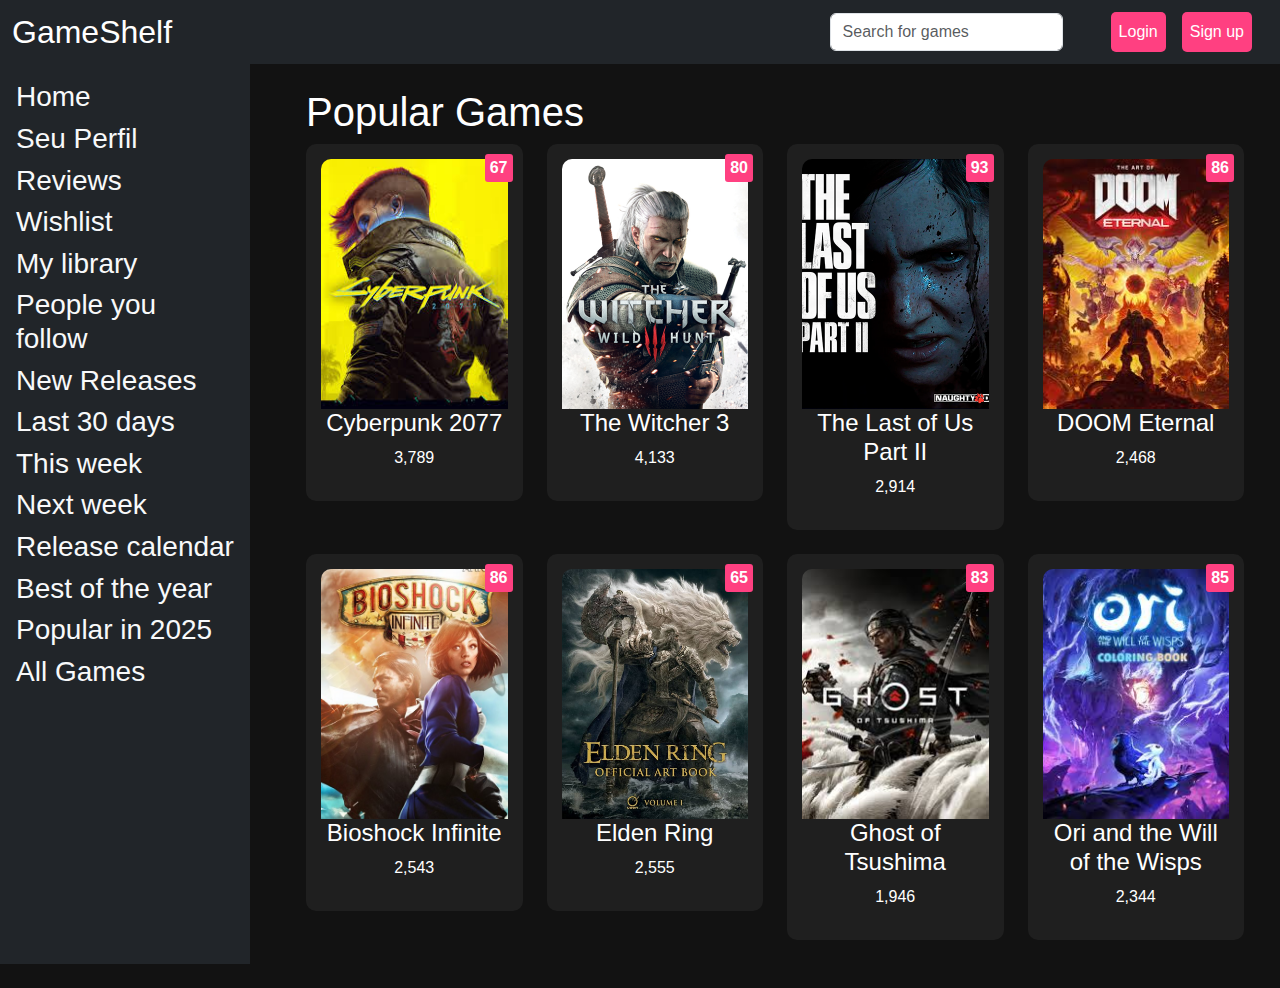
<file: index.html>
<!DOCTYPE html>
<html lang="pt-BR">
<head>
    <meta charset="UTF-8">
    <meta name="viewport" content="width=device-width, initial-scale=1.0">
    <link rel="icon" href="/assests/favicon.png">
    <link href="https://cdn.jsdelivr.net/npm/bootstrap@5.3.0/dist/css/bootstrap.min.css" rel="stylesheet">
    <link rel="stylesheet" href="/css/style.css">
    <title>GameShelf</title>
 
</head>
<body> 

    <header class="bg-dark text-light">
        <nav class="navbar navbar-expand-lg navbar-dark">
            <div class="container-fluid">
                <a class="navbar-brand" href="index.html">
                    <h2 class="m-0">GameShelf</h2>
                </a>
                <button class="navbar-toggler" type="button" data-bs-toggle="collapse" data-bs-target="#navbarNav" aria-controls="navbarNav" aria-expanded="false" aria-label="Toggle navigation">
                    <span class="navbar-toggler-icon"></span>
                </button>
                <div class="collapse navbar-collapse" id="navbarNav">
                    <ul class="navbar-nav ms-auto d-flex align-items-center">
                        <form class="d-flex ms-auto">
                            <input class="form-control w-100 me-5"" type="search" placeholder="Search for games" aria-label="Search">
                        </form>
                        <li class="nav-item">
                            <a href="login.html" class="btn btn-pink nav-link me-3">Login</a>
                        </li>
                        <li class="nav-item">
                            <a href="signup.html" class="btn btn-pink nav-link me-3">Sign up</a>
                        </li>
                    </ul>
                </div>
            </div>
        </nav>
    </header>
    

    <section>
        <div class="d-flex">
            <button class="btn btn-dark d-lg-none mb-3 w-100 text-center" type="button" data-bs-toggle="collapse" 
                data-bs-target="#sidebar" aria-expanded="false" aria-controls="sidebar">
                <span class="navbar-toggler-icon">Menu</span>
            </button>
        </div>
            <div id="sidebar" class="bg-dark text-light p-3 collapse d-lg-block">
                <h3><a href="index.html" class="text-light text-decoration-none">Home</a></h3>
                <h3><a href="perfil.html" class="text-light text-decoration-none">Seu Perfil</a></h3>
                <h3><a href="reviews.html" class="text-light text-decoration-none">Reviews</a></h3>
                <h3><a href="wishlist.html" class="text-light text-decoration-none">Wishlist</a></h3>
                <h3><a href="library.html" class="text-light text-decoration-none">My library</a></h3>
                <h3><a href="followers.html" class="text-light text-decoration-none">People you follow</a></h3>
                <h3><a href="new-releases.html" class="text-light text-decoration-none">New Releases</a></h3>
                <h3><a href="last-30-days.html" class="text-light text-decoration-none">Last 30 days</a></h3>
                <h3><a href="this-week.html" class="text-light text-decoration-none">This week</a></h3>
                <h3><a href="next-week.html" class="text-light text-decoration-none">Next week</a></h3>
                <h3><a href="release-calendar.html" class="text-light text-decoration-none">Release calendar</a></h3>
                <h3><a href="best-of-year.html" class="text-light text-decoration-none">Best of the year</a></h3>
                <h3><a href="popular-2025.html" class="text-light text-decoration-none">Popular in 2025</a></h3>
                <h3><a href="all-games.html" class="text-light text-decoration-none">All Games</a></h3>
            </div>
    </section>
   
    
    <section class="container-fluid d-flex justify-content-center">
        <main id="content" class="container-fluid p-4">
            <h1>Popular Games</h1>
            <div class="row">
                <div class="col-md-3 col-sm-6 mb-4">
                    <div class="game-card">
                        <img src="/assests/cyberpunk2077.jpg" alt="Cyberpunk 2077" class="img-fluid fixed-img">
                        <div class="rating">67</div>
                        <h4>Cyberpunk 2077</h4>
                        <p>3,789</p>
                    </div>
                </div>
                <div class="col-md-3 col-sm-6 mb-4">
                    <div class="game-card">
                        <img src="assests/thewitcher.jpg" alt="The Witcher 3" class="img-fluid fixed-img">
                        <div class="rating">80</div>
                        <h4>The Witcher 3</h4>
                        <p>4,133</p>
                    </div>
                </div>
                <div class="col-md-3 col-sm-6 mb-4">
                    <div class="game-card">
                        <img src="/assests/lastofus.jpg" alt="The Last of Us Part II" class="img-fluid fixed-img">
                        <div class="rating">93</div>
                        <h4>The Last of Us Part II</h4>
                        <p>2,914</p>
                    </div>
                </div>
                <div class="col-md-3 col-sm-6 mb-4">
                    <div class="game-card">
                        <img src="/assests/doometernal.jpg" alt="DOOM Eternal" class="img-fluid fixed-img">
                        <div class="rating">86</div>
                        <h4>DOOM Eternal</h4>
                        <p>2,468</p>
                    </div>
                </div>
                <div class="col-md-3 col-sm-6 mb-4">
                    <div class="game-card">
                        <img src="/assests/bioshock.jpg" alt="Bioshock Infinite" class="img-fluid fixed-img">
                        <div class="rating">86</div>
                        <h4>Bioshock Infinite</h4>
                        <p>2,543</p>
                    </div>
                </div>
                <div class="col-md-3 col-sm-6 mb-4">
                    <div class="game-card">
                        <img src="/assests/eldenring.jpg" alt="Elden Ring" class="img-fluid fixed-img">
                        <div class="rating">65</div>
                        <h4>Elden Ring</h4>
                        <p>2,555</p>
                    </div>
                </div>
                <div class="col-md-3 col-sm-6 mb-4">
                    <div class="game-card">
                        <img src="/assests/ghostoftsushima.jpg" alt="Ghost of Tsushima" class="img-fluid fixed-img">
                        <div class="rating">83</div>
                        <h4>Ghost of Tsushima</h4>
                        <p>1,946</p>
                    </div>
                </div>
                <div class="col-md-3 col-sm-6 mb-4">
                    <div class="game-card">
                        <img src="/assests/ori.jpg" alt="Ori and the Will of the Wisps" class="img-fluid fixed-img">
                        <div class="rating">85</div>
                        <h4>Ori and the Will of the Wisps</h4>
                        <p>2,344</p>
                    </div>
                </div>
            </div>
        </main>
    </section>
    
    


<script src="https://cdn.jsdelivr.net/npm/bootstrap@5.3.0/dist/js/bootstrap.bundle.min.js"></script>


</body>
</html>
</file>
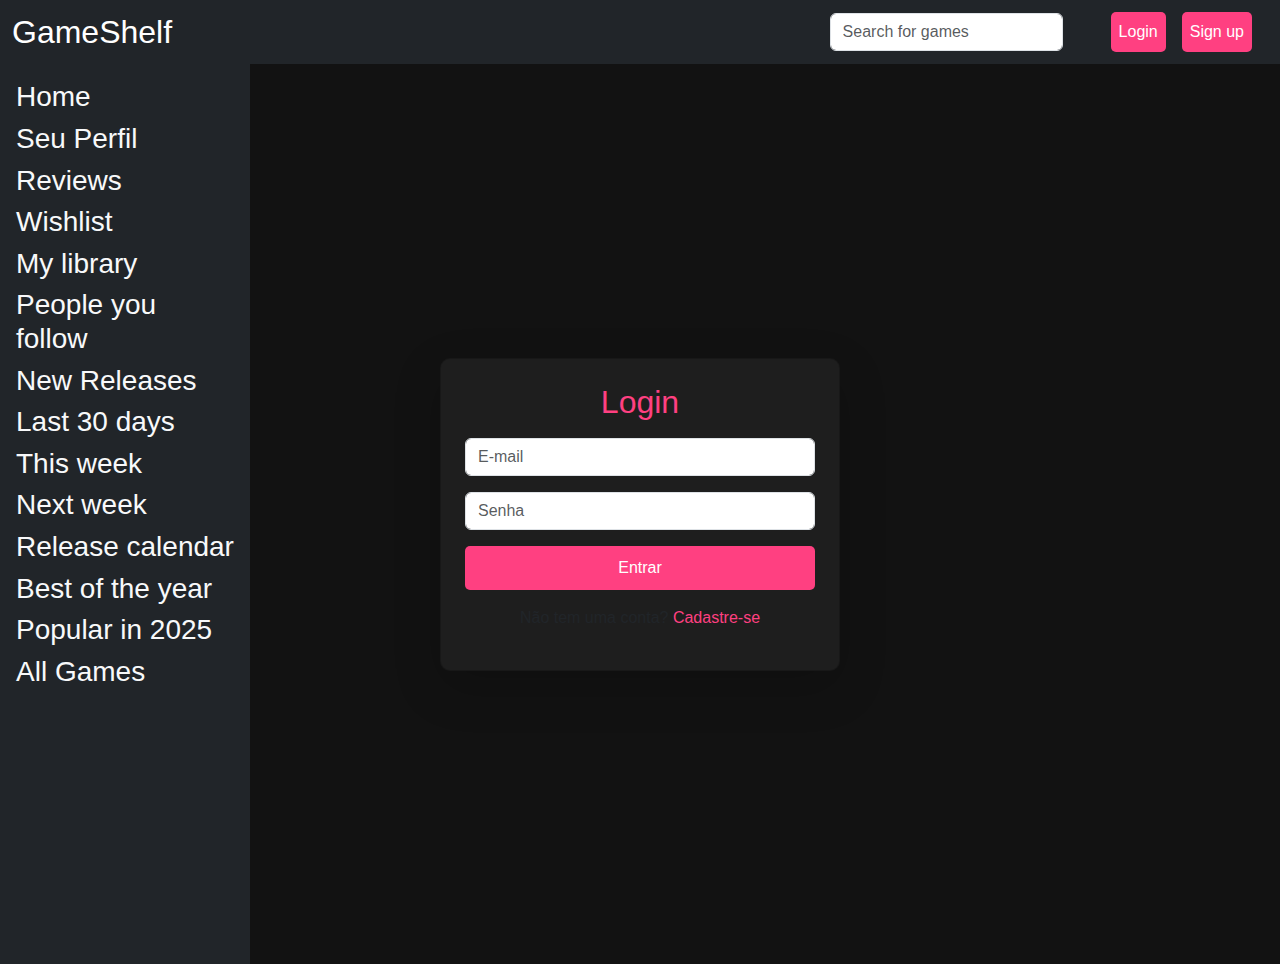
<file: login.html>
<!DOCTYPE html>
<html lang="pt-BR">
    <head>
        <meta charset="UTF-8">
        <meta name="viewport" content="width=device-width, initial-scale=1.0">
        <link rel="icon" href="/assets/favicon.png">
        <link href="https://cdn.jsdelivr.net/npm/bootstrap@5.3.0/dist/css/bootstrap.min.css" rel="stylesheet">
        <link rel="stylesheet" href="/css/style.css">
        <title>GameShelf</title> 
    </head>
    <body>
        <header class="bg-dark text-light">
            <nav class="navbar navbar-expand-lg navbar-dark">
                <div class="container-fluid">
                    <a class="navbar-brand" href="index.html">
                        <h2 class="m-0">GameShelf</h2>
                    </a>
                    <button class="navbar-toggler" type="button" data-bs-toggle="collapse" data-bs-target="#navbarNav" aria-controls="navbarNav" aria-expanded="false" aria-label="Toggle navigation">
                        <span class="navbar-toggler-icon"></span>
                    </button>
                    <div class="collapse navbar-collapse" id="navbarNav">
                        <ul class="navbar-nav ms-auto d-flex align-items-center">
                            <form class="d-flex ms-auto">
                                <input class="form-control w-100 me-5"" type="search" placeholder="Search for games" aria-label="Search">
                            </form>
                            <li class="nav-item">
                                <a href="login.html" class="btn btn-pink nav-link me-3">Login</a>
                            </li>
                            <li class="nav-item">
                                <a href="signup.html" class="btn btn-pink nav-link me-3">Sign up</a>
                            </li>
                        </ul>
                    </div>
                </div>
            </nav>
        </header>
        
    

        <section>
            <div class="d-flex">
                <button class="btn btn-dark d-lg-none mb-3 w-100 text-center" type="button" data-bs-toggle="collapse" 
                    data-bs-target="#sidebar" aria-expanded="false" aria-controls="sidebar">
                    <span class="navbar-toggler-icon">Menu</span>
                </button>
            </div>
                <div id="sidebar" class="bg-dark text-light p-3 collapse d-lg-block">
                    <h3><a href="index.html" class="text-light text-decoration-none">Home</a></h3>
                    <h3><a href="perfil.html" class="text-light text-decoration-none">Seu Perfil</a></h3>
                    <h3><a href="reviews.html" class="text-light text-decoration-none">Reviews</a></h3>
                    <h3><a href="wishlist.html" class="text-light text-decoration-none">Wishlist</a></h3>
                    <h3><a href="library.html" class="text-light text-decoration-none">My library</a></h3>
                    <h3><a href="followers.html" class="text-light text-decoration-none">People you follow</a></h3>
                    <h3><a href="new-releases.html" class="text-light text-decoration-none">New Releases</a></h3>
                    <h3><a href="last-30-days.html" class="text-light text-decoration-none">Last 30 days</a></h3>
                    <h3><a href="this-week.html" class="text-light text-decoration-none">This week</a></h3>
                    <h3><a href="next-week.html" class="text-light text-decoration-none">Next week</a></h3>
                    <h3><a href="release-calendar.html" class="text-light text-decoration-none">Release calendar</a></h3>
                    <h3><a href="best-of-year.html" class="text-light text-decoration-none">Best of the year</a></h3>
                    <h3><a href="popular-2025.html" class="text-light text-decoration-none">Popular in 2025</a></h3>
                    <h3><a href="all-games.html" class="text-light text-decoration-none">All Games</a></h3>
                </div>
        </section>

        <div class="container d-flex justify-content-center align-items-center vh-100">
            <div class="card p-4 shadow-lg login-container">
                <h2 class="text-center mb-3">Login</h2>
                <form id="login-form">
                    <div class="mb-3">
                        <input type="email" id="email" class="form-control" placeholder="E-mail" required>
                    </div>
                    <div class="mb-3">
                        <input type="password" id="senha" class="form-control" placeholder="Senha" required>
                    </div>
                    <button type="submit" class="btn auth-button w-100">Entrar</button>
                </form>
                <p class="mt-3 text-center">Não tem uma conta? <a href="signup.html">Cadastre-se</a></p>
            </div>
        </div>
        

<script src="https://cdn.jsdelivr.net/npm/bootstrap@5.3.0/dist/js/bootstrap.bundle.min.js"></script>
<script src="/js/login.js"></script>
</body>
</html>
</file>
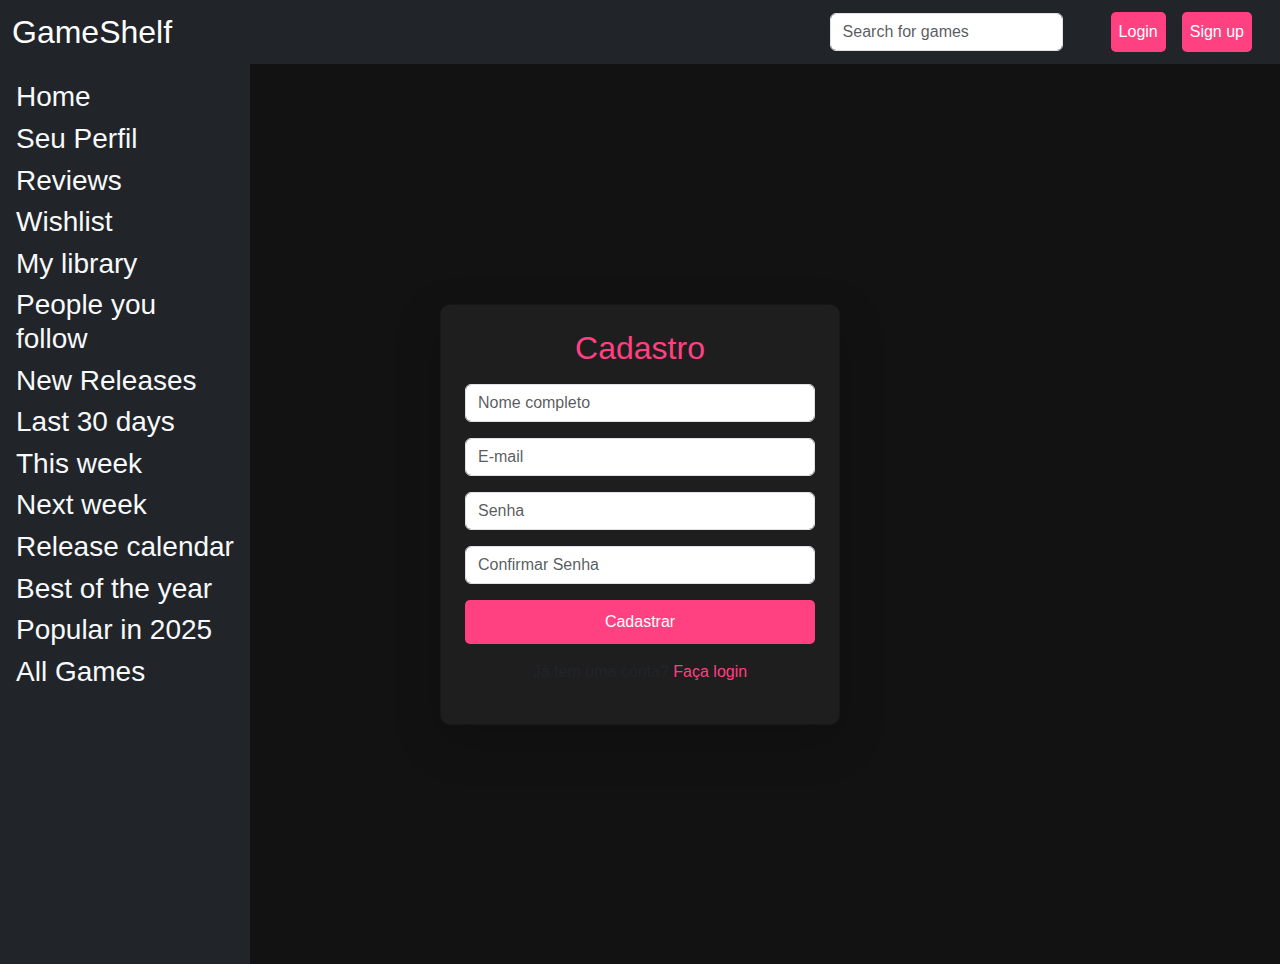
<file: signup.html>
<!DOCTYPE html>
<html lang="pt-BR">
    <head>
        <meta charset="UTF-8">
        <meta name="viewport" content="width=device-width, initial-scale=1.0">
        <link rel="icon" href="/assets/favicon.png">
        <link href="https://cdn.jsdelivr.net/npm/bootstrap@5.3.0/dist/css/bootstrap.min.css" rel="stylesheet">
        <link rel="stylesheet" href="/css/style.css">
        <title>GameShelf</title> 
    </head>
    <body>
    
        <header class="bg-dark text-light">
            <nav class="navbar navbar-expand-lg navbar-dark">
                <div class="container-fluid">
                    <a class="navbar-brand" href="index.html">
                        <h2 class="m-0">GameShelf</h2>
                    </a>
                    <button class="navbar-toggler" type="button" data-bs-toggle="collapse" data-bs-target="#navbarNav" aria-controls="navbarNav" aria-expanded="false" aria-label="Toggle navigation">
                        <span class="navbar-toggler-icon"></span>
                    </button>
                    <div class="collapse navbar-collapse" id="navbarNav">
                        <ul class="navbar-nav ms-auto d-flex align-items-center">
                            <form class="d-flex ms-auto">
                                <input class="form-control w-100 me-5"" type="search" placeholder="Search for games" aria-label="Search">
                            </form>
                            <li class="nav-item">
                                <a href="login.html" class="btn btn-pink nav-link me-3">Login</a>
                            </li>
                            <li class="nav-item">
                                <a href="signup.html" class="btn btn-pink nav-link me-3">Sign up</a>
                            </li>
                        </ul>
                    </div>
                </div>
            </nav>
        </header>
        
    

        <section>
            <div class="d-flex">
                <button class="btn btn-dark d-lg-none mb-3 w-100 text-center" type="button" data-bs-toggle="collapse" 
                    data-bs-target="#sidebar" aria-expanded="false" aria-controls="sidebar">
                    <span class="navbar-toggler-icon">Menu</span>
                </button>
            </div>
                <div id="sidebar" class="bg-dark text-light p-3 collapse d-lg-block">
                    <h3><a href="index.html" class="text-light text-decoration-none">Home</a></h3>
                    <h3><a href="perfil.html" class="text-light text-decoration-none">Seu Perfil</a></h3>
                    <h3><a href="reviews.html" class="text-light text-decoration-none">Reviews</a></h3>
                    <h3><a href="wishlist.html" class="text-light text-decoration-none">Wishlist</a></h3>
                    <h3><a href="library.html" class="text-light text-decoration-none">My library</a></h3>
                    <h3><a href="followers.html" class="text-light text-decoration-none">People you follow</a></h3>
                    <h3><a href="new-releases.html" class="text-light text-decoration-none">New Releases</a></h3>
                    <h3><a href="last-30-days.html" class="text-light text-decoration-none">Last 30 days</a></h3>
                    <h3><a href="this-week.html" class="text-light text-decoration-none">This week</a></h3>
                    <h3><a href="next-week.html" class="text-light text-decoration-none">Next week</a></h3>
                    <h3><a href="release-calendar.html" class="text-light text-decoration-none">Release calendar</a></h3>
                    <h3><a href="best-of-year.html" class="text-light text-decoration-none">Best of the year</a></h3>
                    <h3><a href="popular-2025.html" class="text-light text-decoration-none">Popular in 2025</a></h3>
                    <h3><a href="all-games.html" class="text-light text-decoration-none">All Games</a></h3>
                </div>
        </section>
       
    <div class="container d-flex justify-content-center align-items-center vh-100">
        <div class="card p-4 shadow-lg register-container">
            <h2 class="text-center mb-3">Cadastro</h2>
            <form action="#" method="POST">
                <div class="mb-3">
                    <input type="text" class="form-control" name="nome" placeholder="Nome completo" required>
                </div>
                <div class="mb-3">
                    <input type="email" class="form-control" name="email" placeholder="E-mail" required>
                </div>
                <div class="mb-3">
                    <input type="password" class="form-control" name="senha" placeholder="Senha" required>
                </div>
                <div class="mb-3">
                    <input type="password" class="form-control" name="confirmar_senha" placeholder="Confirmar Senha" required>
                </div>
                <button type="submit" class="btn auth-button w-100">Cadastrar</button>
            </form>
            <p class="mt-3 text-center">Já tem uma conta? <a href="login.html">Faça login</a></p>
        </div>
    </div>

    <script src="https://cdn.jsdelivr.net/npm/bootstrap@5.3.0/dist/js/bootstrap.bundle.min.js"></script>
</body>
</html>
</file>
<file: css/style.css>
body {
    font-family: Arial, sans-serif;
    background-color: #121212;
    color: #ffffff;
    margin: 0;
    padding: 0;
}

header input {
    max-width: 300px;
}

.btn-pink {
    background-color: #ff4081;
    color: white;
    border: none;
    padding: 8px 15px;
    border-radius: 5px;
}

.btn-pink:hover {
    background-color: #e6326c;
}

#sidebar {
    width: 250px;
    min-height: 100vh;
    position: fixed;
    overflow-y: auto;
}

#content {
    margin-left: 270px;
    padding: 20px;
    width: 100%;
}

.game-card {
    background-color: #1f1f1f;
    border-radius: 10px;
    padding: 15px;
    text-align: center;
    position: relative;
    transition: transform 0.3s;
}

.game-card img {
    width: 100%;
    border-radius: 10px 10px 0 0;
}

.fixed-img {
    width: 100%;
    height: 250px;
    object-fit: cover;
    object-position: center;
}

.rating {
    position: absolute;
    top: 10px;
    right: 10px;
    background-color: #ff4081;
    border-radius: 3px;
    padding: 2px 5px;
    color: #ffffff;
    font-weight: bold;
}

.auth-button {
    padding: 10px;
    background-color: #ff4081;
    border: none;
    border-radius: 5px;
    color: white;
    font-size: 16px;
    cursor: pointer;
    transition: background-color 0.3s;
}

.auth-button:hover {
    background-color: #e6326c;
}

.login-container, .register-container {
    max-width: 400px;
    width: 100%;
    background-color: #1e1e1e;
    border-radius: 10px;
    box-shadow: 0px 0px 15px rgba(255, 255, 255, 0.1);
}

.card h2 {
    color: #ff4081;
}

.card p a {
    color: #ff4081;
    text-decoration: none;
}

.card p a:hover {
    text-decoration: underline;
}


@media (max-width: 976px) {
    .fixed-img {
        height: 180px;
    }
}

@media (max-width: 768px) {
    .fixed-img {
        height: 150px;
    }
}

@media (max-width: 576px) {
    .fixed-img {
        height: 120px;
    }
}

@media (max-width: 991px) {
    #sidebar {
        width: 100%;
        position: relative;
        height: auto;
        padding: 10px;
    }

    #content {
        margin-left: 0;
    }
}

@media (max-width: 576px) {
    .btn-pink {
        padding: 6px 10px;
        font-size: 14px;
    }

    header {
        flex-direction: column;
        align-items: center;
    }

    header input {
        width: 100%;
        margin-top: 10px;
    }
}
</file>
